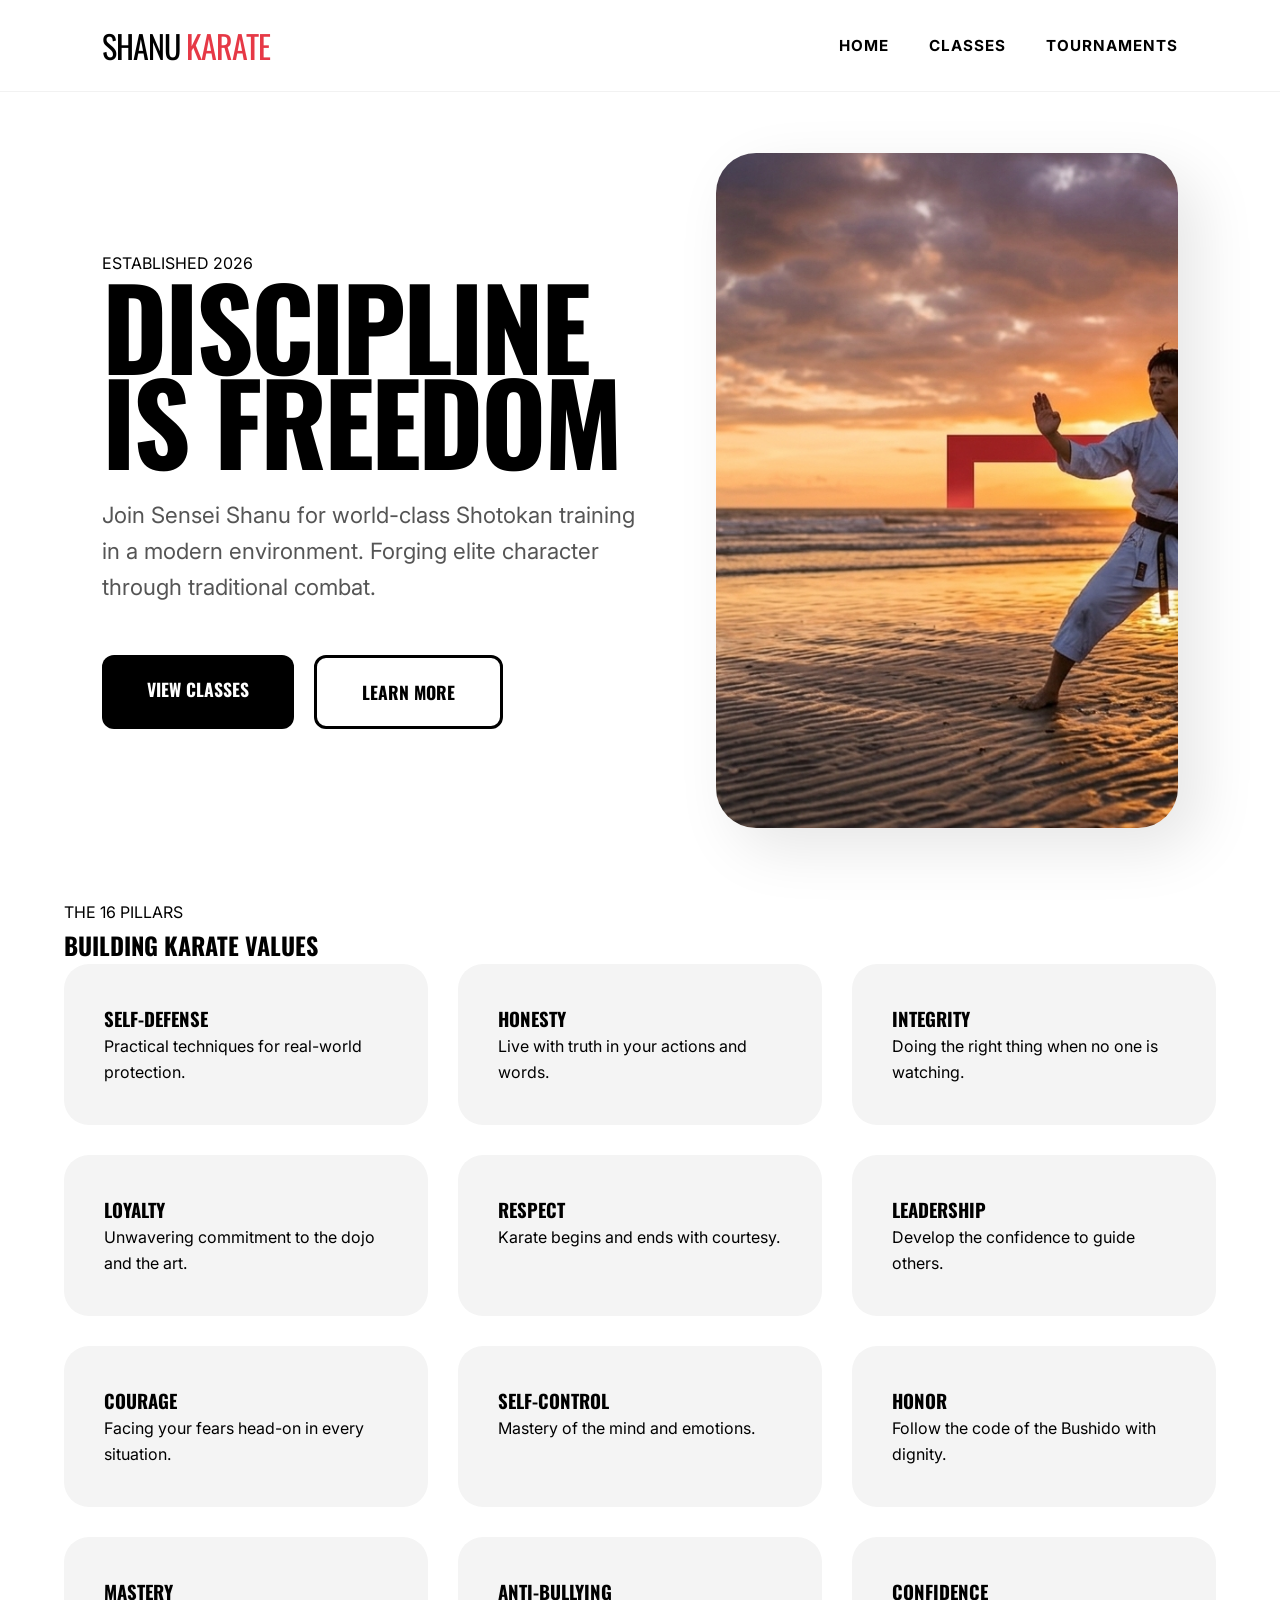
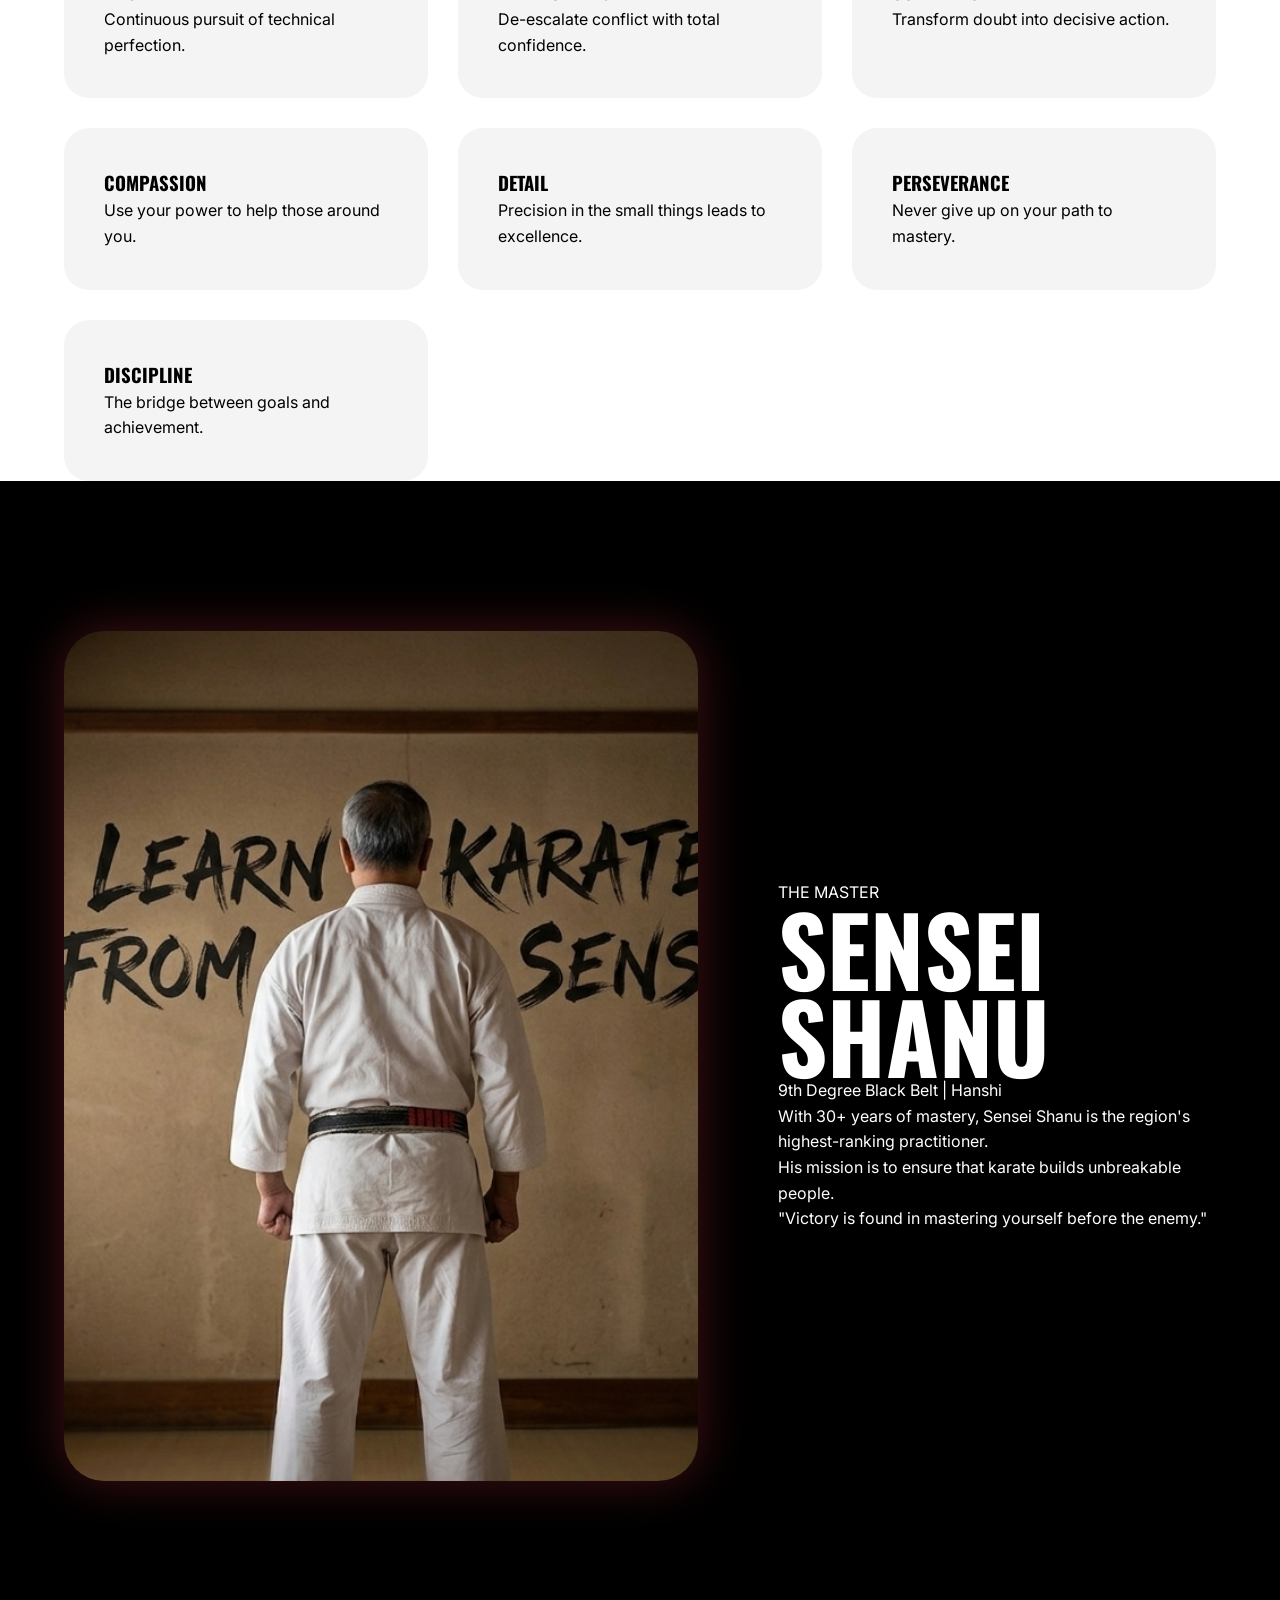
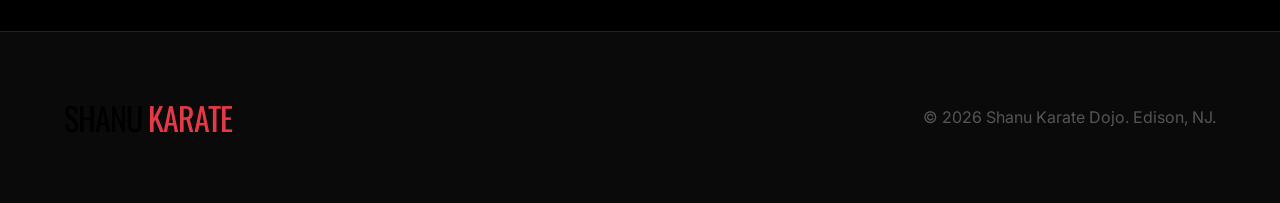
<file: index.html>
<!DOCTYPE html>
<html lang="en">
<head>
    <meta charset="UTF-8">
    <meta name="viewport" content="width=device-width, initial-scale=1.0">
    <title>Sensei Shanu | Elite Shotokan</title>
    <link href="https://fonts.googleapis.com/css2?family=Oswald:wght@500;700&family=Inter:wght@300;400;600;700;800&display=swap" rel="stylesheet">
    <link rel="stylesheet" href="https://unpkg.com/aos@next/dist/aos.css" />
    <link rel="stylesheet" href="https://cdnjs.cloudflare.com/ajax/libs/font-awesome/6.0.0/css/all.min.css">
    <link rel="stylesheet" href="style.css?v=1.6">
</head>
<body class="hp-exclusive"> <nav class="glass-nav">
        <div class="logo">SHANU <span>KARATE</span></div>
        <ul>
            <li><a href="index.html">Home</a></li>
            <li><a href="schedule.html">Classes</a></li>
            <li><a href="tournaments.html">Tournaments</a></li>
        </ul>
    </nav>

    <section class="hero-split">
        <div class="hero-content" data-aos="fade-right">
            <span class="tag">ESTABLISHED 2026</span>
            <h1>DISCIPLINE <br>IS FREEDOM</h1>
            <p>Join Sensei Shanu for world-class Shotokan training in a modern environment. Forging elite character through traditional combat.</p>
            <div class="cta-group">
                <a href="schedule.html" class="btn-primary">View Classes</a>
                <a href="#values" class="btn-secondary">Learn More</a>
            </div>
        </div>
        <div class="hero-image-container" data-aos="zoom-in">
            <div class="hero-image" style="background-image: url('assets/hero-beach.png');"></div>
            <div class="red-accent-bar"></div>
        </div>
    </section>

    <section id="values" class="section-padding">
        <div class="page-container">
            <div class="section-header" data-aos="fade-up">
                <span class="tag">THE 16 PILLARS</span>
                <h2>Building Karate Values</h2>
                <div class="header-line"></div>
            </div>
            
            <div class="values-bento-grid">
                <div class="value-box" data-aos="fade-up"><h3>Self-Defense</h3><p>Practical techniques for real-world protection.</p></div>
                <div class="value-box" data-aos="fade-up"><h3>Honesty</h3><p>Live with truth in your actions and words.</p></div>
                <div class="value-box" data-aos="fade-up"><h3>Integrity</h3><p>Doing the right thing when no one is watching.</p></div>
                <div class="value-box" data-aos="fade-up"><h3>Loyalty</h3><p>Unwavering commitment to the dojo and the art.</p></div>
                <div class="value-box" data-aos="fade-up"><h3>Respect</h3><p>Karate begins and ends with courtesy.</p></div>
                <div class="value-box" data-aos="fade-up"><h3>Leadership</h3><p>Develop the confidence to guide others.</p></div>
                <div class="value-box" data-aos="fade-up"><h3>Courage</h3><p>Facing your fears head-on in every situation.</p></div>
                <div class="value-box" data-aos="fade-up"><h3>Self-Control</h3><p>Mastery of the mind and emotions.</p></div>
                <div class="value-box" data-aos="fade-up"><h3>Honor</h3><p>Follow the code of the Bushido with dignity.</p></div>
                <div class="value-box" data-aos="fade-up"><h3>Mastery</h3><p>Continuous pursuit of technical perfection.</p></div>
                <div class="value-box" data-aos="fade-up"><h3>Anti-Bullying</h3><p>De-escalate conflict with total confidence.</p></div>
                <div class="value-box" data-aos="fade-up"><h3>Confidence</h3><p>Transform doubt into decisive action.</p></div>
                <div class="value-box" data-aos="fade-up"><h3>Compassion</h3><p>Use your power to help those around you.</p></div>
                <div class="value-box" data-aos="fade-up"><h3>Detail</h3><p>Precision in the small things leads to excellence.</p></div>
                <div class="value-box" data-aos="fade-up"><h3>Perseverance</h3><p>Never give up on your path to mastery.</p></div>
                <div class="value-box" data-aos="fade-up"><h3>Discipline</h3><p>The bridge between goals and achievement.</p></div>
            </div>
        </div>
    </section>

    <section class="bio-section">
        <div class="page-container">
            <div class="massive-bio-wrapper">
                <div class="bio-image-huge" style="background-image: url('assets/sensei-black-wall.png');" data-aos="fade-right"></div>
                <div class="bio-content-huge" data-aos="fade-left">
                    <span class="tag">THE MASTER</span>
                    <h2>SENSEI SHANU</h2>
                    <p class="rank">9th Degree Black Belt | Hanshi</p>
                    <div class="bio-description">
                        <p>With 30+ years of mastery, Sensei Shanu is the region's highest-ranking practitioner.</p>
                        <p>His mission is to ensure that karate builds unbreakable people.</p>
                    </div>
                    <p class="quote">"Victory is found in mastering yourself before the enemy."</p>
                </div>
            </div>
        </div>
    </section>

    <footer class="main-footer">
        <div class="page-container footer-flex">
            <div class="logo">SHANU <span>KARATE</span></div>
            <p>&copy; 2026 Shanu Karate Dojo. Edison, NJ.</p>
        </div>
    </footer>

    <script src="https://unpkg.com/aos@next/dist/aos.js"></script>
    <script>AOS.init({ duration: 1000, once: true });</script>
</body>
</html>
</file>
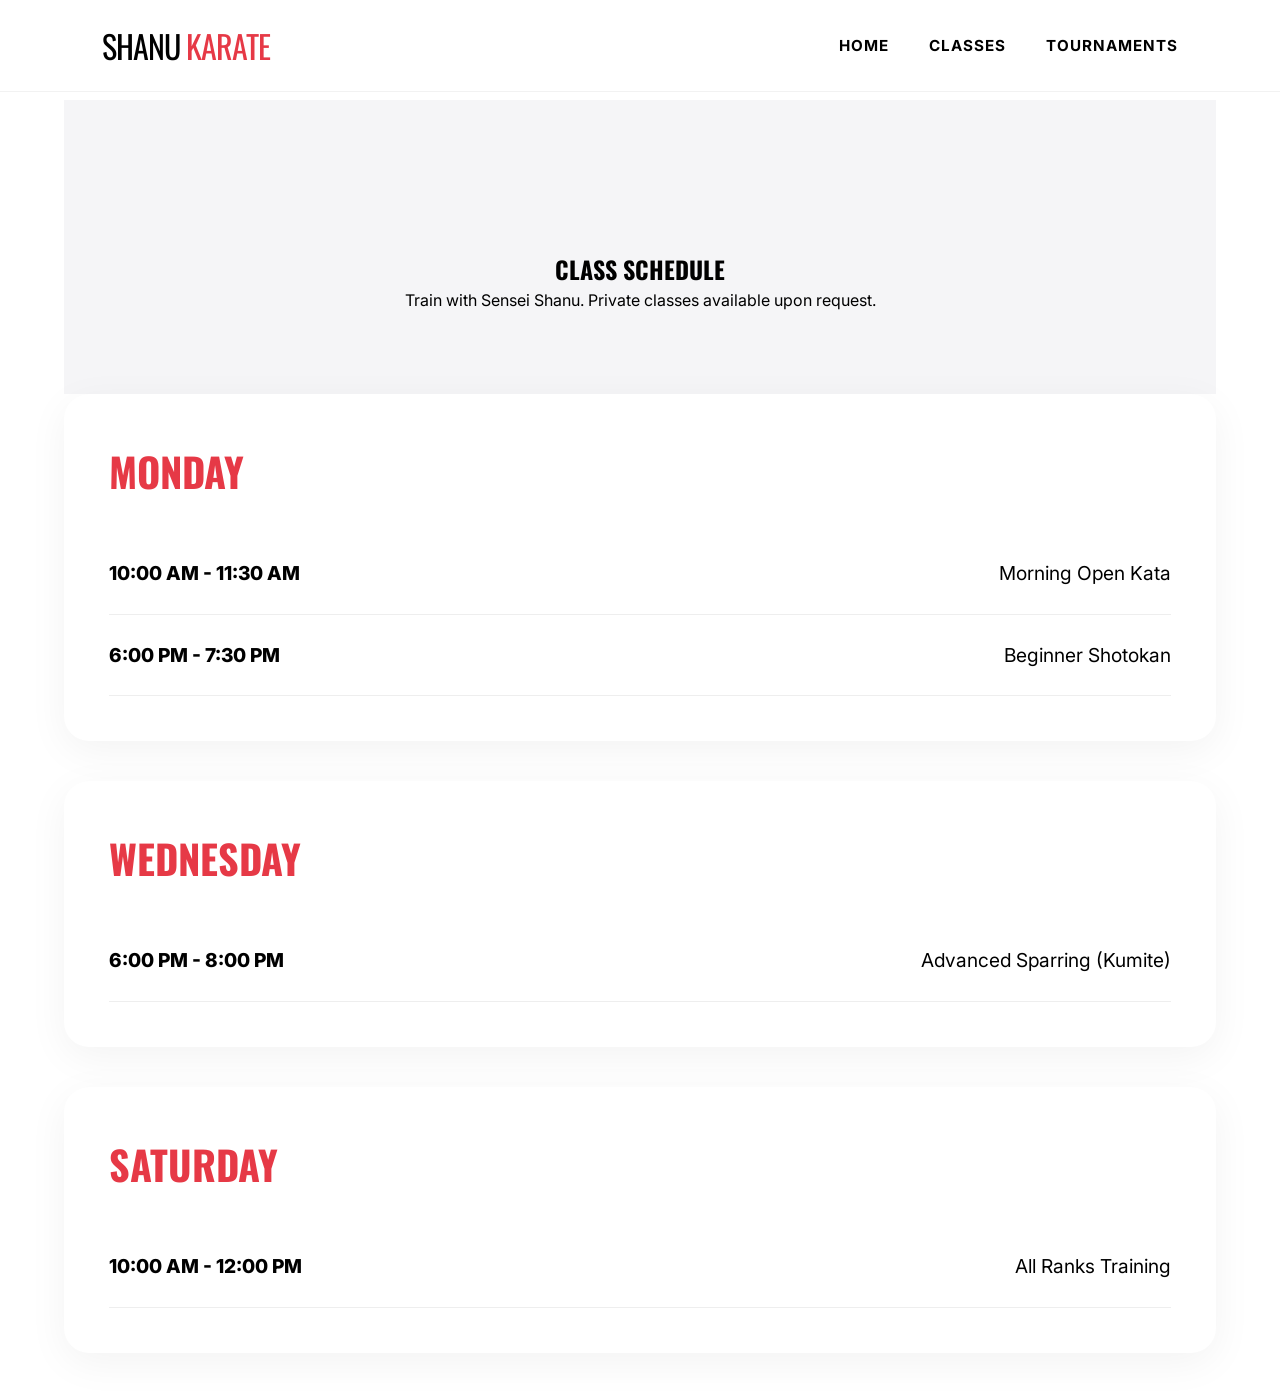
<file: schedule.html>
<!DOCTYPE html>
<html lang="en">
<head>
    <meta charset="UTF-8">
    <meta name="viewport" content="width=device-width, initial-scale=1.0">
    <title>Class Schedule | Shanu Karate</title>
    <link href="https://fonts.googleapis.com/css2?family=Oswald:wght@500;700&family=Inter:wght@400;600;700&display=swap" rel="stylesheet">
    <link rel="stylesheet" href="style.css">
</head>
<body>
    
    <header>
        <div class="logo">SHANU <span>KARATE</span></div>
        <nav>
            <ul>
                <li><a href="index.html">Home</a></li>
                <li><a href="schedule.html">Classes</a></li>
                <li><a href="tournaments.html">Tournaments</a></li>
            </ul>
        </nav>
    </header>

    <main>
        <section class="page-container">
            <div class="page-header">
                <h1>Class Schedule</h1>
                <p>Train with Sensei Shanu. Private classes available upon request.</p>
            </div>

            <div class="schedule-section">
                <div class="schedule-list">
                    
                    <div class="schedule-day">
                        <h3>Monday</h3>
                        <div class="class-item">
                            <span class="class-time">10:00 AM - 11:30 AM</span>
                            <span class="class-name">Morning Open Kata</span>
                        </div>
                        <div class="class-item">
                            <span class="class-time">6:00 PM - 7:30 PM</span>
                            <span class="class-name">Beginner Shotokan</span>
                        </div>
                    </div>

                    <div class="schedule-day">
                        <h3>Wednesday</h3>
                        <div class="class-item">
                            <span class="class-time">6:00 PM - 8:00 PM</span>
                            <span class="class-name">Advanced Sparring (Kumite)</span>
                        </div>
                    </div>

                    <div class="schedule-day">
                        <h3>Saturday</h3>
                        <div class="class-item">
                            <span class="class-time">10:00 AM - 12:00 PM</span>
                            <span class="class-name">All Ranks Training</span>
                        </div>
                    </div>

                </div>
            </div>
        </section>
    </main>

</body>
</html>
</file>
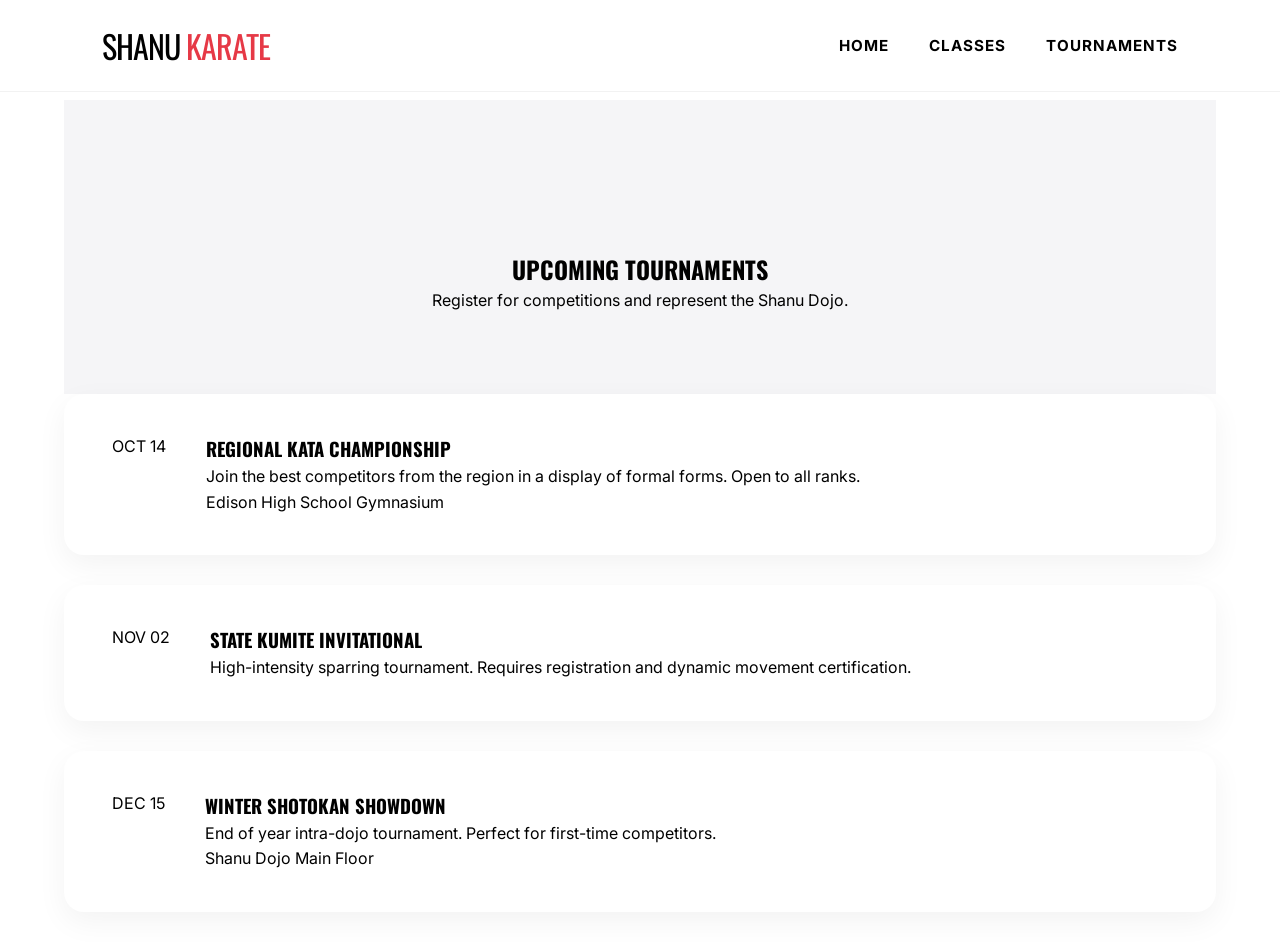
<file: tournaments.html>
<!DOCTYPE html>
<html lang="en">
<head>
    <meta charset="UTF-8">
    <meta name="viewport" content="width=device-width, initial-scale=1.0">
    <title>Upcoming Tournaments | Shanu Karate</title>
    <link href="https://fonts.googleapis.com/css2?family=Oswald:wght@500;700&family=Inter:wght@400;600;700&display=swap" rel="stylesheet">
    <link rel="stylesheet" href="style.css">
</head>
<body>
    
    <header>
        <div class="logo">SHANU <span>KARATE</span></div>
        <nav>
            <ul>
                <li><a href="index.html">Home</a></li>
                <li><a href="schedule.html">Classes</a></li>
                <li><a href="tournaments.html">Tournaments</a></li>
            </ul>
        </nav>
    </header>

    <main>
        <section class="page-container">
            <div class="page-header">
                <h1>Upcoming Tournaments</h1>
                <p>Register for competitions and represent the Shanu Dojo.</p>
            </div>

            <div class="tournaments-section">
                
                <div class="event-card">
                    <div class="event-date">
                        <span class="event-month">OCT</span>
                        <span class="event-day">14</span>
                    </div>
                    <div class="event-details">
                        <h3>Regional Kata Championship</h3>
                        <p>Join the best competitors from the region in a display of formal forms. Open to all ranks.</p>
                        <span class="event-location">Edison High School Gymnasium</span>
                    </div>
                </div>

                <div class="event-card">
                    <div class="event-date">
                        <span class="event-month">NOV</span>
                        <span class="event-day">02</span>
                    </div>
                    <div class="event-details">
                        <h3>State Kumite Invitational</h3>
                        <p>High-intensity sparring tournament. Requires registration and dynamic movement certification.</p>
                        <span class="event-location"></span>
                    </div>
                </div>

                <div class="event-card">
                    <div class="event-date">
                        <span class="event-month">DEC</span>
                        <span class="event-day">15</span>
                    </div>
                    <div class="event-details">
                        <h3>Winter Shotokan Showdown</h3>
                        <p>End of year intra-dojo tournament. Perfect for first-time competitors.</p>
                        <span class="event-location">Shanu Dojo Main Floor</span>
                    </div>
                </div>

            </div>
        </section>
    </main>

</body>
</html>
</file>
<file: style.css>
/* --- 1. CORE VARIABLES & GLOBAL RESET --- */
:root {
    --accent: #e63946;
    --dark: #000000;
    --white: #ffffff;
    --gray: #f4f4f4;
    --main-bg: #f5f5f7;
    --font-heading: 'Oswald', sans-serif;
    --font-body: 'Inter', sans-serif;
}

* { 
    box-sizing: border-box; 
    margin: 0; 
    padding: 0; 
}

body { 
    font-family: var(--font-body); 
    background: var(--white); 
    color: var(--dark); 
    line-height: 1.6; 
    overflow-x: hidden; 
}

h1, h2, h3, h4 { 
    font-family: var(--font-heading); 
    text-transform: uppercase; 
    font-weight: 700; 
}

/* --- 2. GLOBAL NAVIGATION (Fixed on all pages) --- */
/* This covers both .glass-nav and <header> tags */
.glass-nav, header {
    display: flex; 
    justify-content: space-between; 
    align-items: center;
    padding: 20px 8%; 
    position: fixed; 
    width: 100%; 
    top: 0; 
    z-index: 1000;
    background: rgba(255, 255, 255, 0.95); 
    backdrop-filter: blur(15px);
    border-bottom: 1px solid rgba(0,0,0,0.05);
}

.logo { 
    font-family: var(--font-heading); 
    font-size: 2rem; 
    color: var(--dark); 
    text-decoration: none; 
    letter-spacing: -1px;
}

.logo span { color: var(--accent); }

/* Navigation List Styling for both versions */
.glass-nav ul, header nav ul { 
    list-style: none; 
    display: flex; 
    gap: 40px; 
    margin: 0; 
    padding: 0; 
}

/* Link Styling for both versions */
.glass-nav ul li a, header nav ul li a { 
    text-decoration: none; 
    color: var(--dark); 
    font-weight: 700; 
    font-size: 0.95rem; 
    text-transform: uppercase;
    letter-spacing: 1px;
    transition: 0.3s ease;
    display: inline-block;
}

.glass-nav ul li a:hover, header nav ul li a:hover { 
    color: var(--accent); 
    transform: translateY(-2px); 
}

/* --- 3. COMMON PAGE STRUCTURE --- */
main, .page-header, .hero-split { 
    padding-top: 100px; 
}

.page-container { 
    max-width: 1400px; 
    margin: 0 auto; 
    padding: 0 5%; 
}

/* --- 4. HOME PAGE EXCLUSIVE (Scoped to .hp-exclusive) --- */
.hp-exclusive .hero-split {
    display: grid; 
    grid-template-columns: 1.2fr 1fr;
    align-items: center; 
    min-height: 100vh; 
    padding: 140px 8% 60px; 
    gap: 60px;
}

.hp-exclusive .hero-content h1 { 
    font-size: 7rem; 
    line-height: 0.85; 
    margin-bottom: 30px; 
    letter-spacing: -3px;
}

.hp-exclusive .hero-content p { 
    font-size: 1.4rem; 
    color: #555; 
    max-width: 550px; 
    margin-bottom: 50px; 
}

.hp-exclusive .hero-image-container { 
    position: relative; 
    height: 75vh; 
}

.hp-exclusive .hero-image {
    width: 100%; 
    height: 100%; 
    background-size: cover; 
    background-position: center;
    border-radius: 40px; 
    position: relative; 
    z-index: 2; 
    box-shadow: 20px 20px 60px rgba(0,0,0,0.1);
}

.hp-exclusive .values-bento-grid {
    display: grid; 
    grid-template-columns: repeat(auto-fill, minmax(300px, 1fr)); 
    gap: 30px;
}

.hp-exclusive .value-box { 
    background: var(--gray); 
    padding: 40px; 
    border-radius: 25px; 
    transition: 0.4s; 
}

.hp-exclusive .value-box:hover { 
    background: var(--white); 
    border-color: var(--accent); 
    transform: translateY(-10px); 
    box-shadow: 0 20px 40px rgba(0,0,0,0.05);
}

.hp-exclusive .bio-section { 
    background: var(--dark); 
    color: var(--white); 
    padding: 150px 0; 
}

.hp-exclusive .massive-bio-wrapper { 
    display: flex; 
    gap: 80px; 
    align-items: center; 
}

.hp-exclusive .bio-image-huge {
    flex: 0 0 55%; 
    height: 850px; 
    border-radius: 40px; 
    background-size: cover; 
    background-position: center;
    box-shadow: 0 0 50px rgba(230, 57, 70, 0.3);
}

.hp-exclusive .bio-content-huge { flex: 1; }
.hp-exclusive .bio-content-huge h2 { font-size: 6rem; line-height: 0.9; }

.hp-exclusive .cta-group { display: flex; gap: 20px; }
.hp-exclusive .btn-primary, .hp-exclusive .btn-secondary {
    padding: 20px 45px; 
    border-radius: 12px; 
    text-decoration: none;
    font-weight: 800; 
    font-family: var(--font-heading);
    text-transform: uppercase; 
    font-size: 1.1rem;
}
.hp-exclusive .btn-primary { background: var(--dark); color: var(--white); }
.hp-exclusive .btn-secondary { border: 3px solid var(--dark); color: var(--dark); }

/* --- 5. SCHEDULE & TOURNAMENTS STYLES --- */
.page-header { 
    text-align: center; 
    padding: 150px 0 80px; 
    background: var(--main-bg); 
}

.schedule-day { 
    background: var(--white); 
    padding: 45px; 
    border-radius: 25px; 
    box-shadow: 0 10px 40px rgba(0,0,0,0.05); 
    margin-bottom: 40px;
}

.schedule-day h3 { 
    color: var(--accent); 
    margin-bottom: 30px; 
    font-size: 2.5rem; 
}

.class-item { 
    display: flex; 
    justify-content: space-between; 
    padding: 25px 0; 
    border-bottom: 1px solid #eee; 
    font-size: 1.2rem;
}

.class-time { font-weight: 800; }

.event-card {
    background: var(--white); 
    padding: 40px; 
    border-radius: 20px; 
    margin-bottom: 30px;
    display: flex; 
    gap: 40px; 
    box-shadow: 0 10px 30px rgba(0,0,0,0.05);
    border-left: 8px solid transparent; 
    transition: 0.3s ease;
}

.event-card:hover { 
    border-left: 8px solid var(--accent); 
    transform: translateX(10px); 
}

/* --- 6. FOOTER --- */
.main-footer { 
    background: #0a0a0a; 
    color: #555; 
    padding: 60px 0; 
    border-top: 1px solid #222; 
}

.footer-flex { 
    display: flex; 
    justify-content: space-between; 
    align-items: center; 
}

/* --- 7. RESPONSIVE --- */
@media (max-width: 1200px) {
    .hp-exclusive .hero-split, 
    .hp-exclusive .massive-bio-wrapper, 
    .event-card { 
        flex-direction: column; 
        text-align: center; 
    }
    
    .hp-exclusive .hero-content h1 { font-size: 4.5rem; }
    .hp-exclusive .bio-image-huge { width: 100%; height: 50vh; flex: none; }
    .hp-exclusive .cta-group { justify-content: center; }
    header, .glass-nav { padding: 15px 5%; }
    header nav ul, .glass-nav ul { gap: 20px; }
}
</file>
